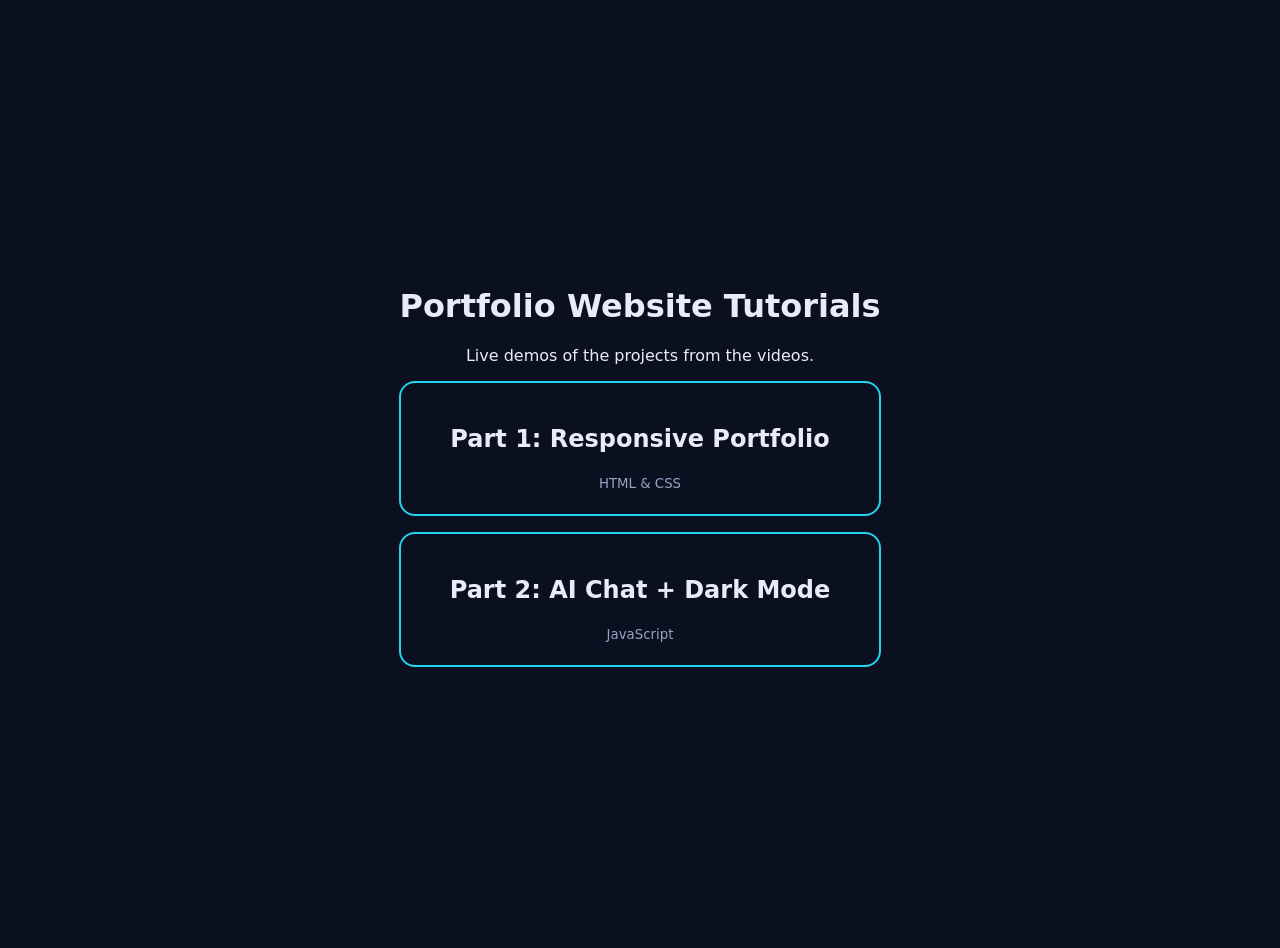
<file: index.html>
<!DOCTYPE html>
<html lang="en">
<head>
  <meta charset="UTF-8">
  <meta name="viewport" content="width=device-width, initial-scale=1.0">
  <title>Portfolio Website Tutorials</title>
  <style>
    body { font-family: system-ui, sans-serif; background: #0b1020; color: #e8ecf8;
           display: grid; place-items: center; min-height: 100vh; margin: 0; padding: 24px; }
    main { max-width: 720px; text-align: center; }
    a.card { display: block; margin: 16px 0; padding: 22px; border: 2px solid #22d3ee;
             border-radius: 16px; color: inherit; text-decoration: none; }
    a.card:hover { background: #141b34; }
    small { color: #98a2c3; }
  </style>
</head>
<body>
  <main>
    <h1>Portfolio Website Tutorials</h1>
    <p>Live demos of the projects from the videos.</p>
    <a class="card" href="part-1-portfolio/"><h2>Part 1: Responsive Portfolio</h2><small>HTML &amp; CSS</small></a>
    <a class="card" href="part-2-ai-chat/"><h2>Part 2: AI Chat + Dark Mode</h2><small>JavaScript</small></a>
  </main>
</body>
</html>
</file>
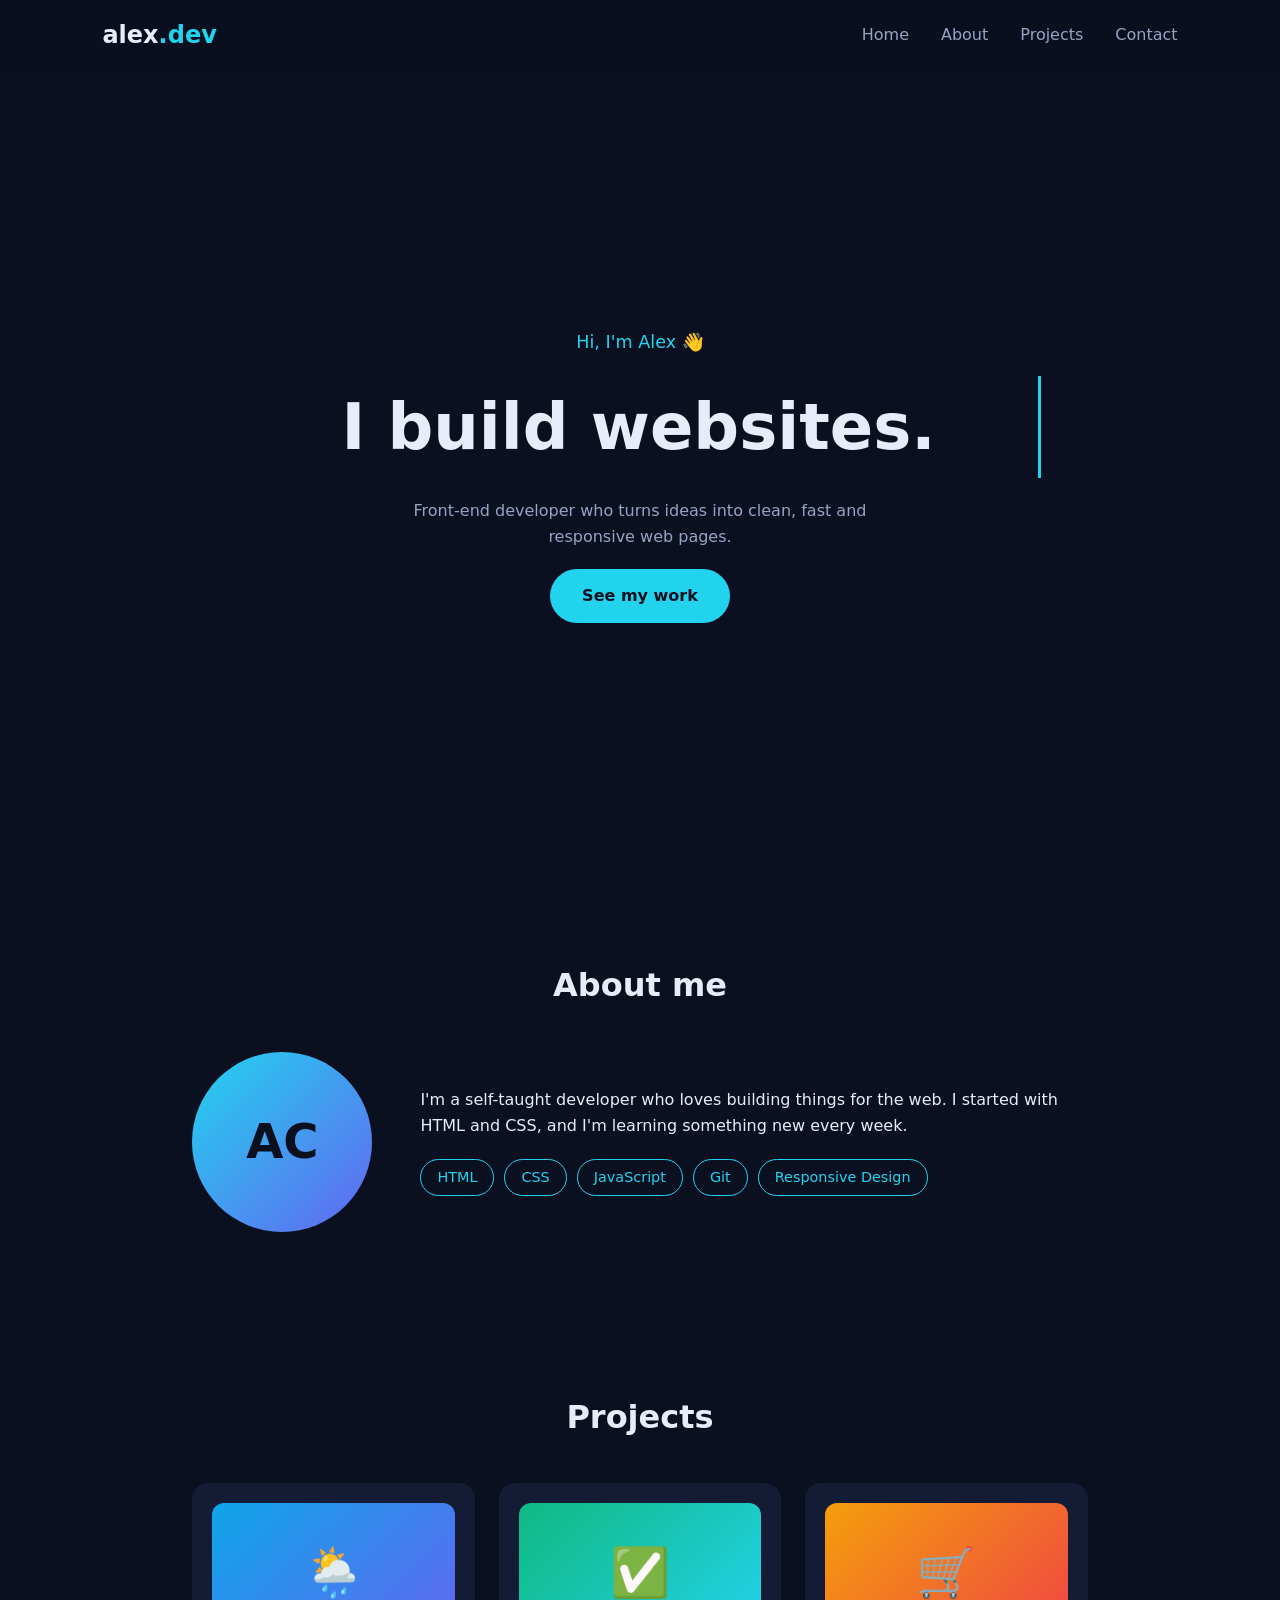
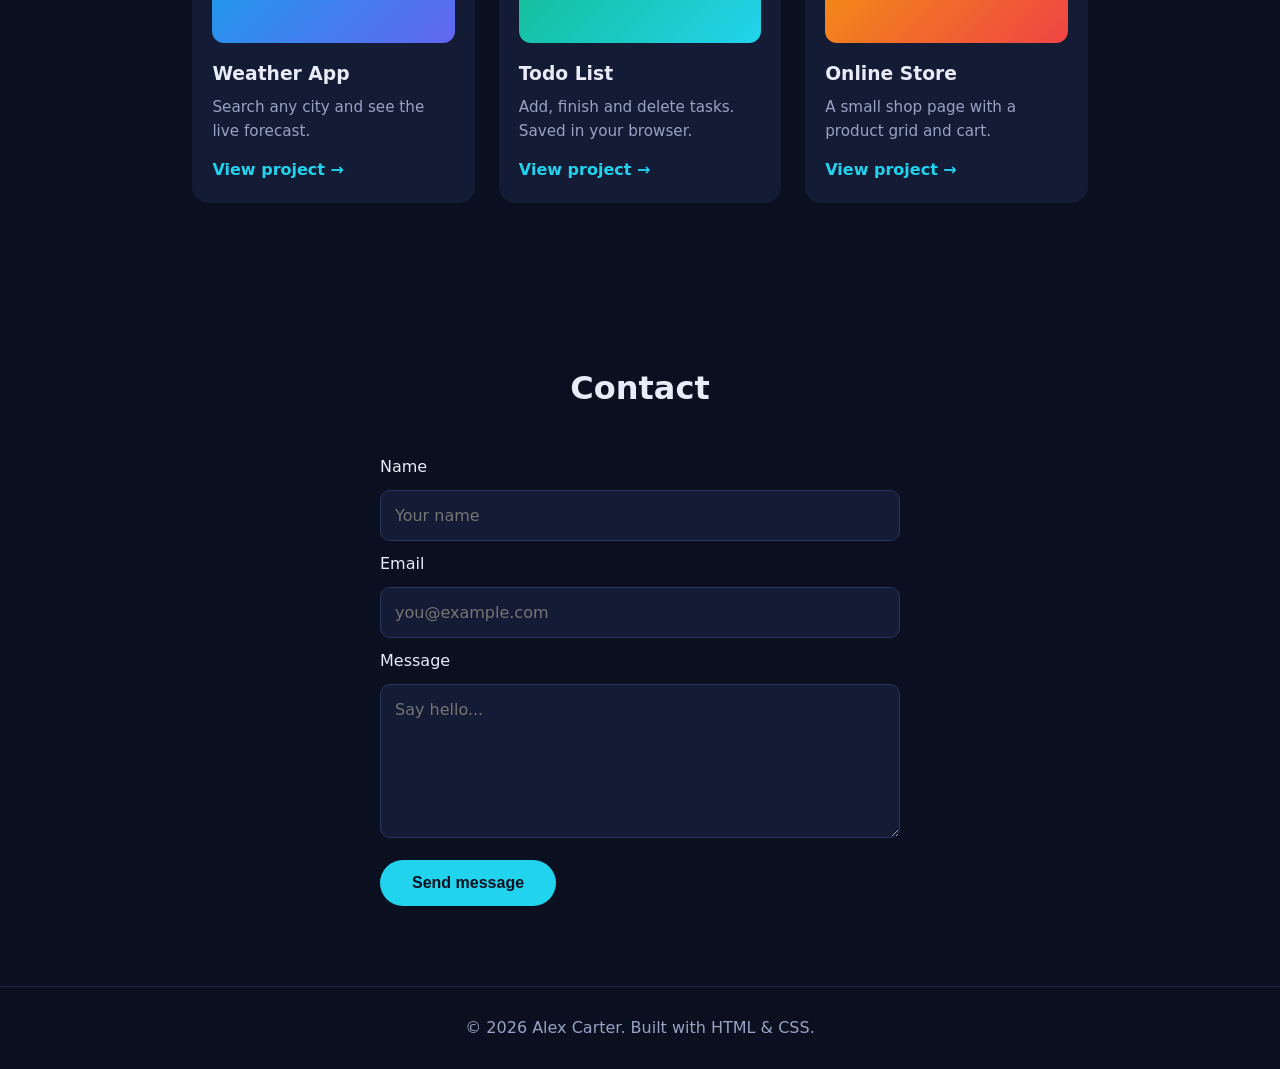
<file: part-1-portfolio/index.html>
<!DOCTYPE html>
<html lang="en">
<head>
  <meta charset="UTF-8">
  <meta name="viewport" content="width=device-width, initial-scale=1.0">
  <title>Alex Carter | Web Developer</title>
  <link rel="stylesheet" href="style.css">
</head>
<body>

  <!-- NAVBAR -->
  <header class="navbar">
    <a href="#home" class="logo">alex<span>.dev</span></a>
    <nav>
      <ul class="nav-links">
        <li><a href="#home">Home</a></li>
        <li><a href="#about">About</a></li>
        <li><a href="#projects">Projects</a></li>
        <li><a href="#contact">Contact</a></li>
      </ul>
    </nav>
  </header>

  <main>
    <!-- HERO -->
    <section id="home" class="hero">
      <p class="hero-small">Hi, I'm Alex 👋</p>
      <h1 class="typing">I build websites.</h1>
      <p class="hero-text">
        Front-end developer who turns ideas into clean,
        fast and responsive web pages.
      </p>
      <a href="#projects" class="btn">See my work</a>
    </section>

    <!-- ABOUT -->
    <section id="about" class="section">
      <h2 class="section-title">About me</h2>
      <div class="about">
        <div class="avatar">AC</div>
        <div class="about-text">
          <p>
            I'm a self-taught developer who loves building
            things for the web. I started with HTML and CSS,
            and I'm learning something new every week.
          </p>
          <ul class="skills">
            <li>HTML</li>
            <li>CSS</li>
            <li>JavaScript</li>
            <li>Git</li>
            <li>Responsive Design</li>
          </ul>
        </div>
      </div>
    </section>

    <!-- PROJECTS -->
    <section id="projects" class="section">
      <h2 class="section-title">Projects</h2>
      <div class="projects">
        <article class="card">
          <div class="card-img grad-1">🌦️</div>
          <h3>Weather App</h3>
          <p>Search any city and see the live forecast.</p>
          <a href="#" class="card-link">View project →</a>
        </article>
        <article class="card">
          <div class="card-img grad-2">✅</div>
          <h3>Todo List</h3>
          <p>Add, finish and delete tasks. Saved in your browser.</p>
          <a href="#" class="card-link">View project →</a>
        </article>
        <article class="card">
          <div class="card-img grad-3">🛒</div>
          <h3>Online Store</h3>
          <p>A small shop page with a product grid and cart.</p>
          <a href="#" class="card-link">View project →</a>
        </article>
      </div>
    </section>

    <!-- CONTACT -->
    <section id="contact" class="section">
      <h2 class="section-title">Contact</h2>
      <form class="contact-form" action="#" method="post">
        <label for="name">Name</label>
        <input type="text" id="name" name="name"
          placeholder="Your name" required>

        <label for="email">Email</label>
        <input type="email" id="email" name="email"
          placeholder="you@example.com" required>

        <label for="message">Message</label>
        <textarea id="message" name="message" rows="5"
          placeholder="Say hello..." required></textarea>

        <button type="submit" class="btn">Send message</button>
      </form>
    </section>
  </main>

  <!-- FOOTER -->
  <footer class="footer">
    <p>© 2026 Alex Carter. Built with HTML &amp; CSS.</p>
  </footer>

</body>
</html>
</file>
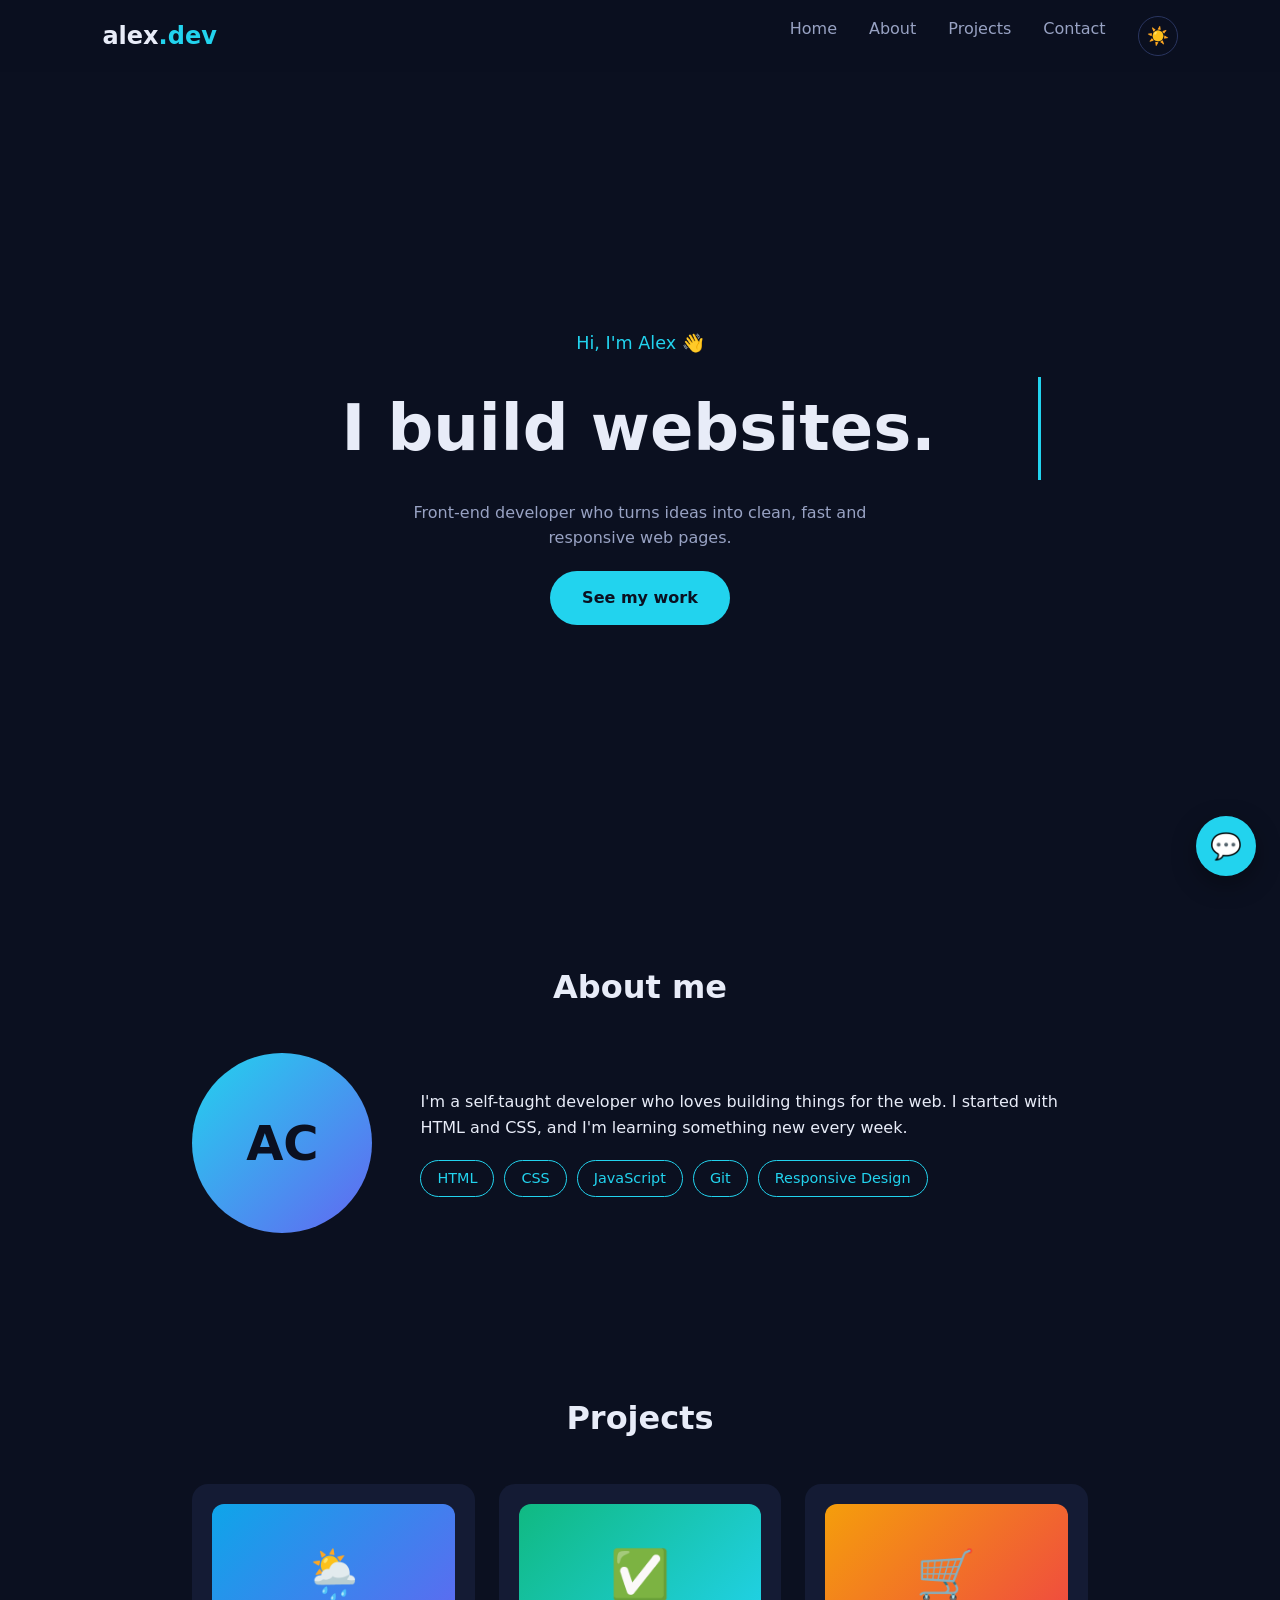
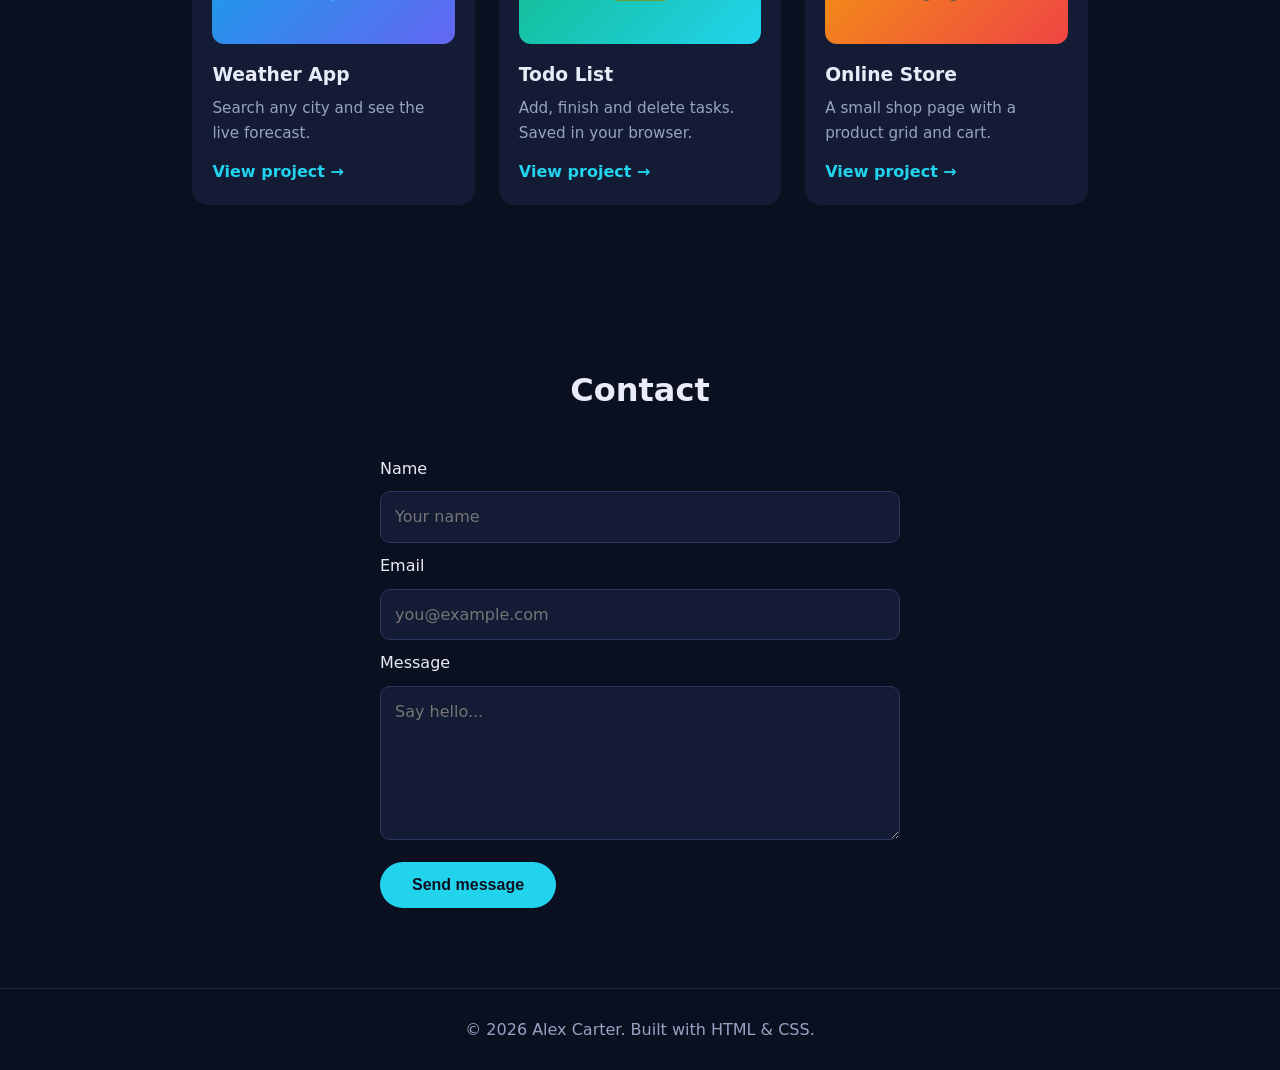
<file: part-2-ai-chat/index.html>
<!DOCTYPE html>
<html lang="en">
<head>
  <meta charset="UTF-8">
  <meta name="viewport" content="width=device-width, initial-scale=1.0">
  <title>Alex Carter | Web Developer</title>
  <link rel="stylesheet" href="style.css">
</head>
<body>

  <!-- NAVBAR -->
  <header class="navbar">
    <a href="#home" class="logo">alex<span>.dev</span></a>
    <nav>
      <ul class="nav-links">
        <li><a href="#home">Home</a></li>
        <li><a href="#about">About</a></li>
        <li><a href="#projects">Projects</a></li>
        <li><a href="#contact">Contact</a></li>
        <li><button id="theme-toggle" class="theme-toggle" aria-label="Toggle theme">☀️</button></li>
      </ul>
    </nav>
  </header>

  <main>
    <!-- HERO -->
    <section id="home" class="hero">
      <p class="hero-small">Hi, I'm Alex 👋</p>
      <h1 class="typing">I build websites.</h1>
      <p class="hero-text">
        Front-end developer who turns ideas into clean,
        fast and responsive web pages.
      </p>
      <a href="#projects" class="btn">See my work</a>
    </section>

    <!-- ABOUT -->
    <section id="about" class="section">
      <h2 class="section-title">About me</h2>
      <div class="about">
        <div class="avatar">AC</div>
        <div class="about-text">
          <p>
            I'm a self-taught developer who loves building
            things for the web. I started with HTML and CSS,
            and I'm learning something new every week.
          </p>
          <ul class="skills">
            <li>HTML</li>
            <li>CSS</li>
            <li>JavaScript</li>
            <li>Git</li>
            <li>Responsive Design</li>
          </ul>
        </div>
      </div>
    </section>

    <!-- PROJECTS -->
    <section id="projects" class="section">
      <h2 class="section-title">Projects</h2>
      <div class="projects">
        <article class="card">
          <div class="card-img grad-1">🌦️</div>
          <h3>Weather App</h3>
          <p>Search any city and see the live forecast.</p>
          <a href="#" class="card-link">View project →</a>
        </article>
        <article class="card">
          <div class="card-img grad-2">✅</div>
          <h3>Todo List</h3>
          <p>Add, finish and delete tasks. Saved in your browser.</p>
          <a href="#" class="card-link">View project →</a>
        </article>
        <article class="card">
          <div class="card-img grad-3">🛒</div>
          <h3>Online Store</h3>
          <p>A small shop page with a product grid and cart.</p>
          <a href="#" class="card-link">View project →</a>
        </article>
      </div>
    </section>

    <!-- CONTACT -->
    <section id="contact" class="section">
      <h2 class="section-title">Contact</h2>
      <form class="contact-form" action="#" method="post">
        <label for="name">Name</label>
        <input type="text" id="name" name="name"
          placeholder="Your name" required>

        <label for="email">Email</label>
        <input type="email" id="email" name="email"
          placeholder="you@example.com" required>

        <label for="message">Message</label>
        <textarea id="message" name="message" rows="5"
          placeholder="Say hello..." required></textarea>

        <button type="submit" class="btn">Send message</button>
      </form>
    </section>
  </main>

  <!-- FOOTER -->
  <footer class="footer">
    <p>© 2026 Alex Carter. Built with HTML &amp; CSS.</p>
  </footer>

  <!-- AI CHAT WIDGET -->
  <button id="chat-launcher" class="chat-launcher"
    aria-label="Open chat">💬</button>

  <div id="chat-panel" class="chat-panel">
    <div class="chat-header">Ask Alex's AI 🤖</div>
    <div id="chat-messages" class="chat-messages">
      <div class="msg bot">Hi! I'm Alex's assistant. Ask me anything.</div>
    </div>
    <div id="chips" class="chips">
      <button>What projects have you built?</button>
      <button>What are your skills?</button>
      <button>Are you available for work?</button>
    </div>
    <form id="chat-form" class="chat-form">
      <input id="chat-input" type="text" autocomplete="off"
        placeholder="Type a question...">
      <button type="submit">Send</button>
    </form>
  </div>

  <script src="script.js"></script>

</body>
</html>
</file>
<file: part-1-portfolio/style.css>
/* ---------- 1. RESET + VARIABLES ---------- */
* {
  margin: 0;
  padding: 0;
  box-sizing: border-box;
}

:root {
  --bg: #0b1020;
  --bg-card: #141b34;
  --text: #e8ecf8;
  --muted: #98a2c3;
  --accent: #22d3ee;
}

html {
  scroll-behavior: smooth;
}

body {
  font-family: system-ui, -apple-system, "Segoe UI", sans-serif;
  background: var(--bg);
  color: var(--text);
  line-height: 1.6;
}

a {
  color: inherit;
  text-decoration: none;
}

ul {
  list-style: none;
}

/* ---------- 2. NAVBAR (flexbox) ---------- */
.navbar {
  display: flex;
  justify-content: space-between;
  align-items: center;
  padding: 16px 8%;
  position: sticky;
  top: 0;
  background: rgba(11, 16, 32, 0.9);
  backdrop-filter: blur(8px);
  z-index: 10;
}

.logo {
  font-size: 1.5rem;
  font-weight: 700;
}

.logo span {
  color: var(--accent);
}

.nav-links {
  display: flex;
  gap: 32px;
}

.nav-links a {
  color: var(--muted);
  transition: color 0.2s;
}

.nav-links a:hover {
  color: var(--accent);
}

/* ---------- 3. HERO ---------- */
.hero {
  min-height: 90vh;
  display: flex;
  flex-direction: column;
  justify-content: center;
  align-items: center;
  text-align: center;
  padding: 0 8%;
  gap: 20px;
}

.hero-small {
  color: var(--accent);
  font-size: 1.1rem;
}

.hero h1 {
  font-size: clamp(2rem, 7vw, 4rem);
}

.hero-text {
  max-width: 520px;
  color: var(--muted);
}

/* typing effect */
.typing {
  width: 18ch;
  overflow: hidden;
  white-space: nowrap;
  border-right: 3px solid var(--accent);
  animation: type 3s steps(18) 1 forwards,
    caret 0.8s step-end infinite;
}

@keyframes type {
  from { width: 0; }
}

@keyframes caret {
  50% { border-color: transparent; }
}

/* glowing button */
.btn {
  display: inline-block;
  padding: 14px 32px;
  background: var(--accent);
  color: var(--bg);
  font-weight: 700;
  font-size: 1rem;
  border: none;
  border-radius: 999px;
  cursor: pointer;
  animation: glow 2s infinite alternate;
}

@keyframes glow {
  to { box-shadow: 0 0 28px var(--accent); }
}

/* ---------- 4. SECTIONS ---------- */
.section {
  padding: 80px 8%;
  max-width: 1100px;
  margin: 0 auto;
}

.section-title {
  font-size: 2rem;
  margin-bottom: 40px;
  text-align: center;
}

/* ---------- 5. ABOUT ---------- */
.about {
  display: flex;
  align-items: center;
  gap: 48px;
}

.avatar {
  flex-shrink: 0;
  width: 180px;
  height: 180px;
  border-radius: 50%;
  display: grid;
  place-items: center;
  font-size: 3rem;
  font-weight: 700;
  background: linear-gradient(135deg, var(--accent), #6366f1);
  color: var(--bg);
}

.skills {
  display: flex;
  flex-wrap: wrap;
  gap: 10px;
  margin-top: 20px;
}

.skills li {
  padding: 6px 16px;
  border: 1px solid var(--accent);
  color: var(--accent);
  border-radius: 999px;
  font-size: 0.9rem;
}

/* ---------- 6. PROJECTS (grid) ---------- */
.projects {
  display: grid;
  grid-template-columns: repeat(3, 1fr);
  gap: 24px;
}

.card {
  background: var(--bg-card);
  padding: 20px;
  border-radius: 16px;
  transition: transform 0.25s, box-shadow 0.25s;
}

.card:hover {
  transform: translateY(-8px);
  box-shadow: 0 12px 30px rgba(0, 0, 0, 0.4);
}

.card-img {
  height: 140px;
  border-radius: 12px;
  display: grid;
  place-items: center;
  font-size: 3rem;
  margin-bottom: 16px;
}

.grad-1 { background: linear-gradient(135deg, #0ea5e9, #6366f1); }
.grad-2 { background: linear-gradient(135deg, #10b981, #22d3ee); }
.grad-3 { background: linear-gradient(135deg, #f59e0b, #ef4444); }

.card h3 {
  margin-bottom: 6px;
}

.card p {
  color: var(--muted);
  font-size: 0.95rem;
}

.card-link {
  display: inline-block;
  margin-top: 14px;
  color: var(--accent);
  font-weight: 600;
}

/* ---------- 7. CONTACT ---------- */
.contact-form {
  display: flex;
  flex-direction: column;
  gap: 10px;
  max-width: 520px;
  margin: 0 auto;
}

.contact-form input,
.contact-form textarea {
  padding: 12px 14px;
  background: var(--bg-card);
  color: var(--text);
  border: 1px solid #2a3560;
  border-radius: 10px;
  font: inherit;
}

.contact-form input:focus,
.contact-form textarea:focus {
  outline: none;
  border-color: var(--accent);
}

.contact-form .btn {
  margin-top: 12px;
  align-self: flex-start;
}

/* ---------- 8. FOOTER ---------- */
.footer {
  text-align: center;
  padding: 28px;
  color: var(--muted);
  border-top: 1px solid #1c2547;
}

/* ---------- 9. RESPONSIVE ---------- */
@media (max-width: 800px) {
  .navbar {
    flex-direction: column;
    gap: 10px;
  }

  .nav-links {
    gap: 20px;
  }

  .about {
    flex-direction: column;
    text-align: center;
  }

  .skills {
    justify-content: center;
  }

  .projects {
    grid-template-columns: 1fr;
  }
}
</file>
<file: part-2-ai-chat/style.css>
/* ---------- 1. RESET + VARIABLES ---------- */
* {
  margin: 0;
  padding: 0;
  box-sizing: border-box;
}

:root {
  --bg: #0b1020;
  --bg-card: #141b34;
  --text: #e8ecf8;
  --muted: #98a2c3;
  --accent: #22d3ee;
  --on-accent: #0b1020;
  --nav-bg: rgba(11, 16, 32, 0.9);
  --border: #2a3560;
  --border-soft: #1c2547;
}

:root[data-theme="light"] {
  --bg: #f4f6ff;
  --bg-card: #ffffff;
  --text: #0b1020;
  --muted: #55607f;
  --accent: #0891b2;
  --nav-bg: rgba(244, 246, 255, 0.9);
  --border: #c9d1ee;
  --border-soft: #dde3f7;
}

body {
  transition: background 0.3s, color 0.3s;
}

html {
  scroll-behavior: smooth;
}

body {
  font-family: system-ui, -apple-system, "Segoe UI", sans-serif;
  background: var(--bg);
  color: var(--text);
  line-height: 1.6;
}

a {
  color: inherit;
  text-decoration: none;
}

ul {
  list-style: none;
}

/* ---------- 2. NAVBAR (flexbox) ---------- */
.navbar {
  display: flex;
  justify-content: space-between;
  align-items: center;
  padding: 16px 8%;
  position: sticky;
  top: 0;
  background: var(--nav-bg);
  backdrop-filter: blur(8px);
  z-index: 10;
}

.logo {
  font-size: 1.5rem;
  font-weight: 700;
}

.logo span {
  color: var(--accent);
}

.nav-links {
  display: flex;
  gap: 32px;
}

.nav-links a {
  color: var(--muted);
  transition: color 0.2s;
}

.nav-links a:hover {
  color: var(--accent);
}

.theme-toggle {
  width: 40px;
  height: 40px;
  background: none;
  border: 1px solid var(--border);
  border-radius: 50%;
  font-size: 1.1rem;
  cursor: pointer;
}

/* ---------- 3. HERO ---------- */
.hero {
  min-height: 90vh;
  display: flex;
  flex-direction: column;
  justify-content: center;
  align-items: center;
  text-align: center;
  padding: 0 8%;
  gap: 20px;
}

.hero-small {
  color: var(--accent);
  font-size: 1.1rem;
}

.hero h1 {
  font-size: clamp(2rem, 7vw, 4rem);
}

.hero-text {
  max-width: 520px;
  color: var(--muted);
}

/* typing effect */
.typing {
  width: 18ch;
  overflow: hidden;
  white-space: nowrap;
  border-right: 3px solid var(--accent);
  animation: type 3s steps(18) 1 forwards,
    caret 0.8s step-end infinite;
}

@keyframes type {
  from { width: 0; }
}

@keyframes caret {
  50% { border-color: transparent; }
}

/* glowing button */
.btn {
  display: inline-block;
  padding: 14px 32px;
  background: var(--accent);
  color: var(--on-accent);
  font-weight: 700;
  font-size: 1rem;
  border: none;
  border-radius: 999px;
  cursor: pointer;
  animation: glow 2s infinite alternate;
}

@keyframes glow {
  to { box-shadow: 0 0 28px var(--accent); }
}

/* ---------- 4. SECTIONS ---------- */
.section {
  padding: 80px 8%;
  max-width: 1100px;
  margin: 0 auto;
}

.section-title {
  font-size: 2rem;
  margin-bottom: 40px;
  text-align: center;
}

/* ---------- 5. ABOUT ---------- */
.about {
  display: flex;
  align-items: center;
  gap: 48px;
}

.avatar {
  flex-shrink: 0;
  width: 180px;
  height: 180px;
  border-radius: 50%;
  display: grid;
  place-items: center;
  font-size: 3rem;
  font-weight: 700;
  background: linear-gradient(135deg, var(--accent), #6366f1);
  color: var(--on-accent);
}

.skills {
  display: flex;
  flex-wrap: wrap;
  gap: 10px;
  margin-top: 20px;
}

.skills li {
  padding: 6px 16px;
  border: 1px solid var(--accent);
  color: var(--accent);
  border-radius: 999px;
  font-size: 0.9rem;
}

/* ---------- 6. PROJECTS (grid) ---------- */
.projects {
  display: grid;
  grid-template-columns: repeat(3, 1fr);
  gap: 24px;
}

.card {
  background: var(--bg-card);
  padding: 20px;
  border-radius: 16px;
  transition: transform 0.25s, box-shadow 0.25s;
}

.card:hover {
  transform: translateY(-8px);
  box-shadow: 0 12px 30px rgba(0, 0, 0, 0.4);
}

.card-img {
  height: 140px;
  border-radius: 12px;
  display: grid;
  place-items: center;
  font-size: 3rem;
  margin-bottom: 16px;
}

.grad-1 { background: linear-gradient(135deg, #0ea5e9, #6366f1); }
.grad-2 { background: linear-gradient(135deg, #10b981, #22d3ee); }
.grad-3 { background: linear-gradient(135deg, #f59e0b, #ef4444); }

.card h3 {
  margin-bottom: 6px;
}

.card p {
  color: var(--muted);
  font-size: 0.95rem;
}

.card-link {
  display: inline-block;
  margin-top: 14px;
  color: var(--accent);
  font-weight: 600;
}

/* ---------- 7. CONTACT ---------- */
.contact-form {
  display: flex;
  flex-direction: column;
  gap: 10px;
  max-width: 520px;
  margin: 0 auto;
}

.contact-form input,
.contact-form textarea {
  padding: 12px 14px;
  background: var(--bg-card);
  color: var(--text);
  border: 1px solid var(--border);
  border-radius: 10px;
  font: inherit;
}

.contact-form input:focus,
.contact-form textarea:focus {
  outline: none;
  border-color: var(--accent);
}

.contact-form .btn {
  margin-top: 12px;
  align-self: flex-start;
}

/* ---------- 8. FOOTER ---------- */
.footer {
  text-align: center;
  padding: 28px;
  color: var(--muted);
  border-top: 1px solid var(--border-soft);
}

/* ---------- 9. AI CHAT WIDGET ---------- */
.chat-launcher {
  position: fixed;
  right: 24px;
  bottom: 24px;
  width: 60px;
  height: 60px;
  border: none;
  border-radius: 50%;
  background: var(--accent);
  color: var(--on-accent);
  font-size: 1.6rem;
  cursor: pointer;
  box-shadow: 0 8px 24px rgba(0, 0, 0, 0.35);
  z-index: 20;
}

.chat-panel {
  position: fixed;
  right: 24px;
  bottom: 100px;
  width: 340px;
  display: flex;
  flex-direction: column;
  background: var(--bg-card);
  border: 1px solid var(--border);
  border-radius: 16px;
  overflow: hidden;
  opacity: 0;
  transform: translateY(20px);
  pointer-events: none;
  transition: opacity 0.25s, transform 0.25s;
  z-index: 20;
}

.chat-panel.open {
  opacity: 1;
  transform: translateY(0);
  pointer-events: auto;
}

.chat-header {
  padding: 14px 16px;
  font-weight: 700;
  border-bottom: 1px solid var(--border);
}

.chat-messages {
  display: flex;
  flex-direction: column;
  gap: 10px;
  padding: 16px;
  min-height: 220px;
  max-height: 260px;
  overflow-y: auto;
}

.msg {
  max-width: 85%;
  padding: 10px 14px;
  border-radius: 14px;
  font-size: 0.95rem;
  animation: pop 0.25s;
}

.msg.bot {
  align-self: flex-start;
  background: var(--bg);
}

.msg.user {
  align-self: flex-end;
  background: var(--accent);
  color: var(--on-accent);
}

.msg.thinking::after {
  content: "...";
  animation: dots 1.2s infinite;
}

@keyframes pop {
  from { opacity: 0; transform: translateY(8px); }
}

@keyframes dots {
  0% { content: "."; }
  33% { content: ".."; }
  66% { content: "..."; }
}

.chips {
  display: flex;
  flex-wrap: wrap;
  gap: 8px;
  padding: 0 16px 12px;
}

.chips button {
  padding: 6px 12px;
  background: none;
  color: var(--accent);
  border: 1px solid var(--accent);
  border-radius: 999px;
  font-size: 0.85rem;
  cursor: pointer;
}

.chat-form {
  display: flex;
  gap: 8px;
  padding: 12px;
  border-top: 1px solid var(--border);
}

.chat-form input {
  flex: 1;
  min-width: 0;
  padding: 10px 12px;
  background: var(--bg);
  color: var(--text);
  border: 1px solid var(--border);
  border-radius: 10px;
  font: inherit;
}

.chat-form button {
  padding: 10px 16px;
  background: var(--accent);
  color: var(--on-accent);
  border: none;
  border-radius: 10px;
  font-weight: 700;
  cursor: pointer;
}

/* ---------- 9. RESPONSIVE ---------- */
@media (max-width: 800px) {
  .navbar {
    flex-direction: column;
    gap: 10px;
  }

  .nav-links {
    gap: 20px;
  }

  .about {
    flex-direction: column;
    text-align: center;
  }

  .skills {
    justify-content: center;
  }

  .projects {
    grid-template-columns: 1fr;
  }
}
</file>
